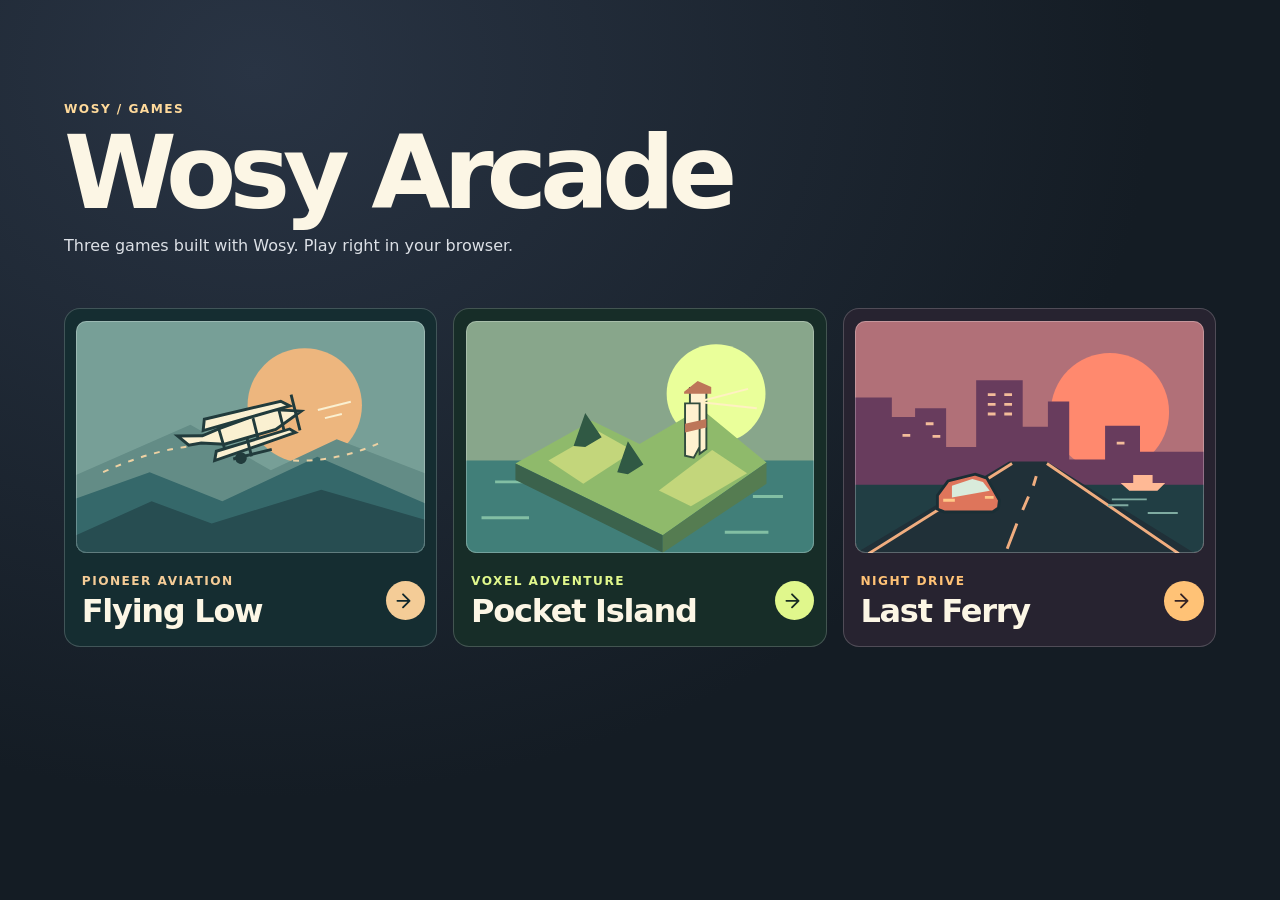
<file: index.html>
<!doctype html>
<html lang="en">
<head>
  <meta charset="utf-8">
  <meta name="viewport" content="width=device-width,initial-scale=1">
  <meta name="theme-color" content="#141c24">
  <title>Wosy Arcade</title>
  <link rel="stylesheet" href="./arcade/shell.css?v=4">
  <link rel="stylesheet" href="./arcade/catalog.css?v=1">
</head>
<body class="arcade-home">
<main class="arcade-catalog">
  <header class="catalog-heading">
    <span>Wosy / Games</span>
    <h1>Wosy Arcade</h1>
    <p>Three games built with Wosy. Play right in your browser.</p>
  </header>
  <ul class="catalog-games">
    <li class="arcade-air">
      <a class="catalog-game" href="./flight/" aria-labelledby="flight-title">
        <div class="arcade-cover" aria-hidden="true"><svg><use href="./arcade/covers.svg?v=1#air"></use></svg></div>
        <div class="catalog-label"><span>Pioneer aviation</span><h2 id="flight-title">Flying Low</h2></div>
        <svg class="catalog-play" viewBox="0 0 24 24" fill="none" aria-hidden="true"><use href="./arcade/icons.svg?v=2#next"></use></svg>
      </a>
    </li>
    <li class="arcade-island">
      <a class="catalog-game" href="./voxel/" aria-labelledby="voxel-title">
        <div class="arcade-cover" aria-hidden="true"><svg><use href="./arcade/covers.svg?v=1#island"></use></svg></div>
        <div class="catalog-label"><span>Voxel adventure</span><h2 id="voxel-title">Pocket Island</h2></div>
        <svg class="catalog-play" viewBox="0 0 24 24" fill="none" aria-hidden="true"><use href="./arcade/icons.svg?v=2#next"></use></svg>
      </a>
    </li>
    <li class="arcade-city">
      <a class="catalog-game" href="./ferry/" aria-labelledby="ferry-title">
        <div class="arcade-cover" aria-hidden="true"><svg><use href="./arcade/covers.svg?v=1#city"></use></svg></div>
        <div class="catalog-label"><span>Night drive</span><h2 id="ferry-title">Last Ferry</h2></div>
        <svg class="catalog-play" viewBox="0 0 24 24" fill="none" aria-hidden="true"><use href="./arcade/icons.svg?v=2#next"></use></svg>
      </a>
    </li>
  </ul>
</main>
</body>
</html>
</file>
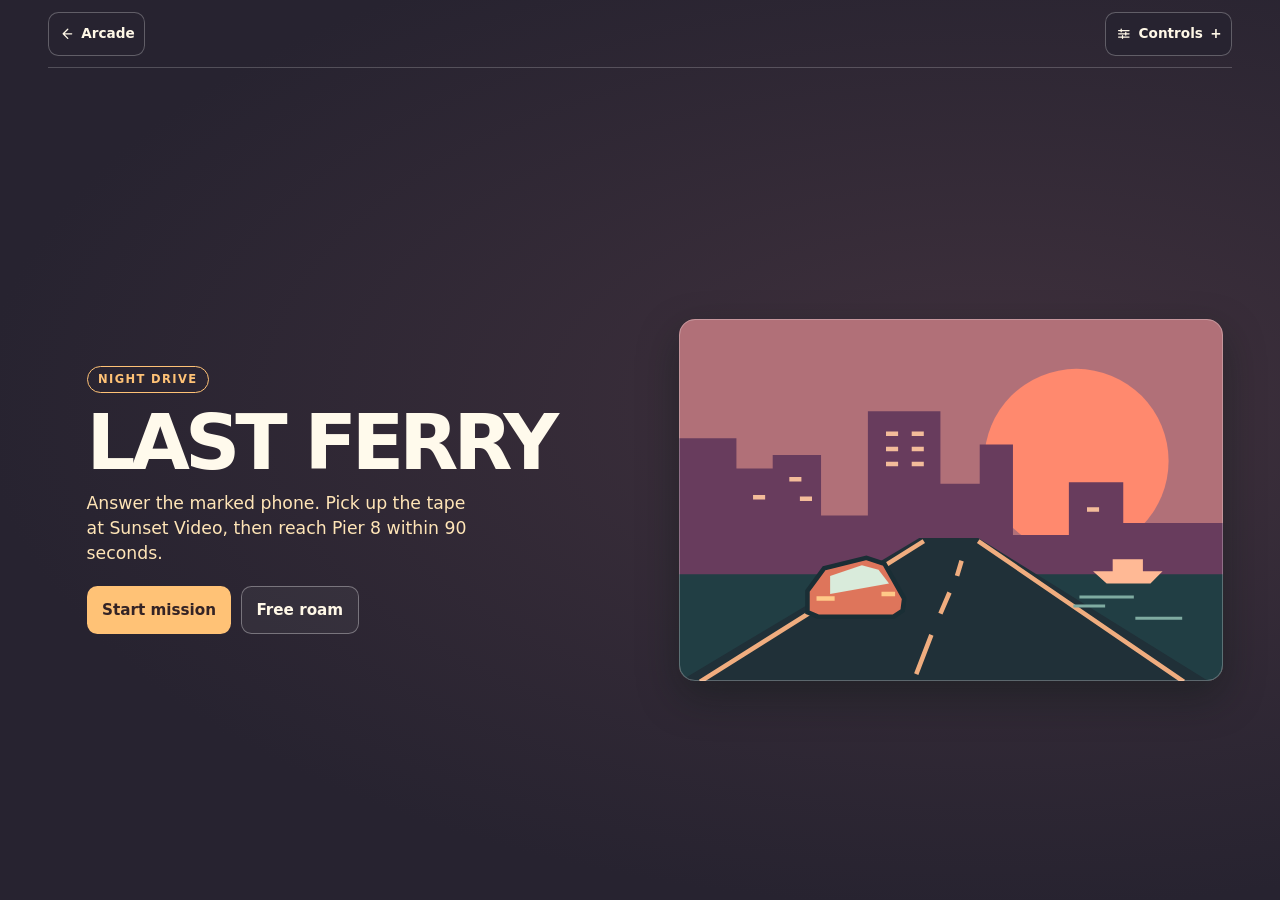
<file: ferry/index.html>
<!doctype html>
<html lang="en">
<head>
<meta charset="utf-8">
<meta name="viewport" content="width=device-width,initial-scale=1,viewport-fit=cover">
<meta name="theme-color" content="#102726">
<meta name="description" content="Last Ferry, a playable third-person seaside game made in Wosy.">
<title>Last Ferry | Wosy Arcade</title>
<link rel="stylesheet" href="./style.css?v=ferry-map-landscape-v2">
  <link rel="stylesheet" href="../arcade/shell.css?v=4">
</head>
<body class="arcade-city">
<main class="stage" aria-label="Last Ferry">
  <canvas id="view" aria-label="Third-person game view"></canvas>
  <svg class="symbols" xmlns="http://www.w3.org/2000/svg" aria-hidden="true">
    <symbol id="icon-route" viewBox="0 0 24 24"><path d="M12 3 5 19l7-4 7 4-7-16Z" fill="currentColor" stroke="none"/></symbol>
    <symbol id="icon-time" viewBox="0 0 24 24"><circle cx="12" cy="13" r="8"/><path d="M12 9v4l2 2M9 2h6"/></symbol>
    <symbol id="icon-pause" viewBox="0 0 24 24"><path d="M9 5v14M15 5v14" stroke-width="3"/></symbol>
    <symbol id="icon-enter" viewBox="0 0 24 24"><path d="M12 4h7v16h-7M4 12h11m-4-4 4 4-4 4"/></symbol>
    <symbol id="icon-exit" viewBox="0 0 24 24"><path d="M12 4H5v16h7m-2-8h10m-4-4 4 4-4 4"/></symbol>
    <symbol id="icon-tape" viewBox="0 0 24 24"><rect x="3" y="5" width="18" height="14" rx="2"/><circle cx="8" cy="10" r="2"/><circle cx="16" cy="10" r="2"/><path d="M7 19l2-4h6l2 4"/></symbol>
    <symbol id="icon-board" viewBox="0 0 24 24"><path d="M4 14h16l-3 4H7l-3-4Zm4 0V8h8v6m-6-6V5h4m-9 16q2-2 4 0 3 2 6 0 2-2 4 0"/></symbol>
    <symbol id="icon-avenue" viewBox="0 0 24 24"><path d="M20 18h-9a5 5 0 0 1 0-10h6l-3-3m3 3-3 3"/></symbol>
    <symbol id="icon-waterfront" viewBox="0 0 24 24"><path d="M7 11c-3 0-4-3-3-5s3-2 4 0l1 3q1 2-2 2Zm0 3 3-1 1 3-3 1Zm8 3c-3 0-4-3-3-5s3-2 4 0l1 3q1 2-2 2Zm0 3 3-1 1 3-3 1Z"/></symbol>
    <symbol id="icon-phone" viewBox="0 0 24 24"><path d="M7 3 4 5c-1 5 7 13 12 15l4-3-3-4-3 2c-2-1-4-3-5-5l2-2-4-5Z"/></symbol>
    <symbol id="icon-power" viewBox="0 0 24 24"><path d="M6 15l6-6 6 6M6 10l6-6 6 6"/></symbol>
    <symbol id="icon-map" viewBox="0 0 24 24"><path d="m3 6 6-3 6 3 6-3v15l-6 3-6-3-6 3Zm6-3v15m6-12v15"/></symbol>
    <symbol id="icon-reverse" viewBox="0 0 24 24"><path d="m6 8 6 6 6-6M6 13l6 6 6-6"/></symbol>
    <symbol id="icon-brake" viewBox="0 0 24 24"><rect x="7" y="5" width="10" height="14" rx="2"/><path d="M10 9h4m-4 3h4m-4 3h4"/></symbol>
    <symbol id="icon-sprint" viewBox="0 0 24 24"><path d="M13 3a1 1 0 1 0 0 .1m-3 6 3-3 3 5h4M7 13l4 1 2-4m0 4 3 5m-6-3-5 4"/></symbol>
  </svg>
  <div id="play-hud" class="play-hud" hidden>
  <header class="deck" aria-label="Game information">
    <div id="trip" class="trip"><svg class="icon" aria-hidden="true"><use href="#icon-route" id="bearing"/></svg><strong id="objective">Answer the phone</strong><span id="status"></span></div>
    <div id="departure" class="departure" hidden><svg class="icon" aria-hidden="true"><use href="#icon-time"/></svg><strong id="clock" aria-label="Time remaining">--:--</strong></div>
    <div class="deck-actions">
      <button type="button" class="quiet" data-game-mute aria-label="Mute Last Ferry" aria-pressed="false">Sound on</button>
      <button id="pause" type="button" class="quiet" aria-label="Pause game" disabled><svg class="icon" aria-hidden="true"><use href="#icon-pause"/></svg></button>
    </div>
    <details id="city-map" class="city-map" hidden>
      <summary><svg class="icon" aria-hidden="true"><use href="#icon-map"/></svg> Map</summary>
      <div class="route-sheet">
        <canvas id="city-chart" width="280" height="182" aria-hidden="true"></canvas>
        <p><span id="route-you" class="route-you">You</span><span id="route-stop" class="route-stop" hidden>Next stop</span><span id="route-guide" class="route-guide" hidden>Guide</span></p>
        <p id="route-unavailable" hidden>Route unavailable here.</p>
      </div>
    </details>
    <p id="hint" class="hint" hidden></p>
  </header>
  </div>
  <div id="touch" class="touch" hidden>
    <div id="wheel" class="wheel" aria-label="Drag to steer or move"><div class="ring"><span id="thumb"></span></div></div>
    <div class="pedals">
      <button id="reverse" type="button"><svg class="icon" aria-hidden="true"><use href="#icon-reverse"/></svg>Reverse</button>
      <button id="power" type="button" aria-label="Accelerate"><svg class="icon" aria-hidden="true"><use href="#icon-power"/></svg>Gas</button>
      <button id="brake" type="button" aria-label="Brake"><svg class="icon" aria-hidden="true"><use id="brake-icon" href="#icon-brake"/></svg><span id="brake-caption">Brake</span></button>
      <button id="action" type="button" aria-label="Interact" hidden><svg class="icon" aria-hidden="true"><use id="action-icon" href="#icon-enter"/></svg><span id="action-caption">Interact</span></button>
    </div>
  </div>
  <section id="panel" class="lobby arcade-stage" data-intro="true" aria-labelledby="title">
    <nav class="arcade-menu-tools arcade-rail" aria-label="Arcade menu">
      <a class="arcade-back" href="../" aria-label="Back to Wosy Arcade"><svg class="arcade-tool-icon" aria-hidden="true" focusable="false"><use href="../arcade/icons.svg?v=2#back"></use></svg> Arcade</a>
      <details class="arcade-settings">
        <summary><svg class="arcade-tool-icon" aria-hidden="true" focusable="false"><use href="../arcade/icons.svg?v=2#settings"></use></svg> Controls</summary>
        <div class="arcade-settings-body">
          <button type="button" data-game-mute aria-label="Mute Last Ferry" aria-pressed="false">Sound on</button>
          <strong>Driving controls</strong><div class="keys"><p id="guide">WASD or arrows to move, Space to brake or sprint, E to interact, I/J/K/L to look, C to recenter, Esc to pause.</p><p>On touch: steer with the stick, and hold Gas, Reverse or Brake. On foot, use the stick and Sprint. Drag the scene to look around (touch or mouse). Double-tap the scene to recenter on touch.</p></div>
        </div>
      </details>
    </nav>
    <div class="panel-inner arcade-copy">
      <p class="arcade-genre">Night drive</p>
      <h1 id="title">Last Ferry</h1>
      <p id="summary" class="arcade-deck">Pick up the tape and make the last sailing.</p>
      <div class="launch"><button id="start" type="button" disabled>Loading…</button><button id="roam" type="button" disabled>Free roam</button></div>
    </div>
    <div class="arcade-cover" aria-hidden="true"><svg><use href="../arcade/covers.svg?v=1#city"></use></svg></div>
  </section>
  <span id="announce" class="sr-only" aria-live="polite"></span>
</main>
<script type="module" src="./host.mjs?v=ferry-map-legibility-v1-dist-v1"></script>
</body>
</html>
</file>
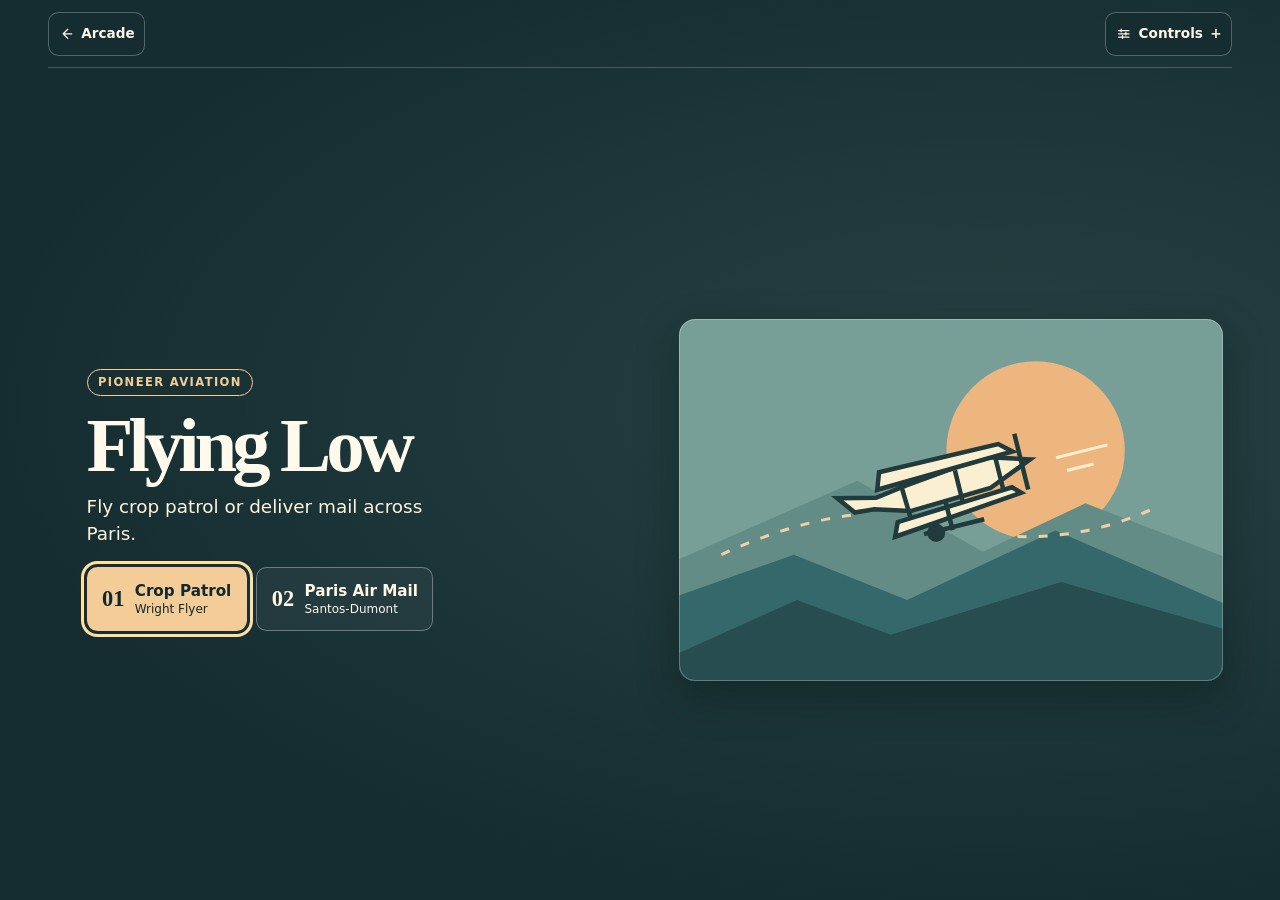
<file: flight/index.html>
<!doctype html>
<html lang="en">
<head>
  <meta charset="utf-8">
  <meta name="viewport" content="width=device-width, initial-scale=1, viewport-fit=cover">
  <meta name="theme-color" content="#162b31">
  <title>Flying Low · Wosy Arcade</title>
  <meta name="description" content="Fly two pioneering aircraft on crop patrol and an aerial mail delivery. An original Wosy browser game.">
  <link rel="stylesheet" href="./style.css?v=paris-quay-quarter-flight-v11-hud1">
  <script type="module" src="./host.mjs?v=flight-parcel-wreck-v5-dist-v1"></script>
  <link rel="stylesheet" href="../arcade/shell.css?v=4">
</head>
<body class="arcade-air">
  <main id="game" class="game" tabindex="-1">
    <canvas id="view" class="view" aria-label="Flight course view"></canvas>
    <div class="shade" aria-hidden="true"></div>
    <header class="masthead">
      <a class="brand" href="../" aria-label="Wosy demos">WOSY <span>ARCADE</span></a>
      <p id="engine" class="engine" role="status">Loading flight engine</p>
    </header>

    <section id="menu" class="menu arcade-stage" aria-labelledby="game-title">
      <nav class="arcade-menu-tools arcade-rail" aria-label="Arcade menu">
          <a class="arcade-back" href="../" aria-label="Back to Wosy Arcade"><svg class="arcade-tool-icon" aria-hidden="true" focusable="false"><use href="../arcade/icons.svg?v=2#back"></use></svg> Arcade</a>
        <details class="arcade-settings">
          <summary><svg class="arcade-tool-icon" aria-hidden="true" focusable="false"><use href="../arcade/icons.svg?v=2#settings"></use></svg> Controls</summary>
          <div class="arcade-settings-body">
          <button type="button" data-game-mute aria-label="Mute sound" aria-pressed="false">Sound</button>
            <strong>Flight controls</strong><p>WASD / arrows: steer · Q / E: power · Space: act · R: restart</p><p>Touch: steer with the stick. Hold Throttle or Brake to adjust power.</p>
            <p id="menu-help" class="menu-help">Land to collect your cargo. Fly through amber rings for bonus points.</p>
          </div>
        </details>
      </nav>
    <div class="arcade-copy">
        <p class="arcade-genre">Pioneer aviation</p>
      <h1 id="game-title">Flying Low</h1>
        <p class="arcade-deck">Fly crop patrol or deliver mail across Paris.</p>
        <div class="courses" aria-label="Choose a mission">
          <button class="course farm" type="button" data-course="0" disabled>
            <span class="race-number">01</span>
            <span class="race-copy"><span class="race-title">Crop Patrol</span><span class="race-location">Wright Flyer</span></span>
          </button>
          <button class="course paris" type="button" data-course="1" disabled>
            <span class="race-number">02</span>
            <span class="race-copy"><span class="race-title">Paris Air Mail</span><span class="race-location">Santos-Dumont</span></span>
          </button>
        </div>
        <p id="launch-engine" class="arcade-launch-status" role="status">Loading flight engine</p>
        <p id="problem" class="problem" role="alert" hidden></p>
      </div>
      <div class="arcade-cover" aria-hidden="true"><svg><use href="../arcade/covers.svg?v=1#air"></use></svg></div>
    </section>

    <section id="hud" class="hud" aria-label="Flight instruments" hidden>
      <div class="flight-next">
        <strong id="mission-phase">Take off</strong>
        <p id="callout" class="callout" aria-hidden="true" hidden></p>
      </div>
      <dl class="flight-readings">
        <div><dt>Speed</dt><dd id="speed">0</dd></div>
        <div><dt>Altitude</dt><dd id="altitude">0</dd></div>
      </dl>
      <div class="hud-actions">
        <button id="view-toggle" type="button" aria-label="Switch camera view" aria-pressed="false" title="Switch camera view (V)"><svg viewBox="0 0 24 24" aria-hidden="true"><rect x="3" y="6" width="18" height="13" rx="2"/><circle cx="12" cy="12.5" r="3"/><path d="M8 6l1-2h6l1 2"/></svg></button>
        <button id="pause" type="button" aria-label="Pause flight" title="Pause flight (Esc)"><svg viewBox="0 0 24 24" aria-hidden="true"><path d="M9 5v14m6-14v14"/></svg></button>
      </div>
    </section>

    <p id="flight-cue" class="sr-only" role="status"></p>

    <section id="summary" class="summary" role="dialog" aria-labelledby="summary-title" aria-modal="true" hidden>
      <p id="summary-kicker" class="edition">FLIGHT REPORT</p>
      <h2 id="summary-title">Run complete</h2>
      <p id="summary-detail">Fly again to beat your best time.</p>
      <div class="summary-actions">
        <button id="again" type="button" class="primary">Fly again</button>
        <button id="restart" type="button" class="secondary" hidden>Restart</button>
        <button id="choose" type="button" class="secondary">Choose a mission</button>
      </div>
      <details id="flight-stats" class="flight-stats">
        <summary>Flight details</summary>
        <p id="track">Crop Patrol</p>
        <dl>
          <div><dt>Time</dt><dd id="time">0:00.00</dd></div>
          <div><dt>Bonus gates</dt><dd id="gates">0/3</dd></div>
          <div><dt>Best</dt><dd id="best">—</dd></div>
        </dl>
      </details>
      <nav class="arcade-menu-tools" aria-label="Arcade menu">
        <details id="flight-dialog-settings" class="arcade-settings">
          <summary><svg class="arcade-tool-icon" aria-hidden="true" focusable="false"><use href="../arcade/icons.svg?v=2#settings"></use></svg> Controls</summary>
          <div class="arcade-settings-body">
          <button type="button" data-game-mute aria-label="Mute sound" aria-pressed="false">Sound</button>
            <details>
              <summary>Flight controls</summary>
              <p>WASD or arrows to steer. Q and E control power. Space triggers a mission action. Press R to restart.</p>
              <p>On touchscreens, drag the stick to steer and hold Throttle or Brake to adjust power.</p>
            </details>
          </div>
        </details>
        <a class="arcade-back" href="../"><svg class="arcade-tool-icon" aria-hidden="true" focusable="false"><use href="../arcade/icons.svg?v=2#back"></use></svg> Back to Wosy Arcade</a>
      </nav>
    </section>

    <div id="touch" class="touch" aria-label="Touch flight controls" hidden>
      <div id="flight-stick" class="stick-zone" role="group" aria-label="Flight stick. Drag sideways to bank. Pull down to climb.">
        <span class="stick-base" aria-hidden="true"><span class="stick-knob"></span></span>
      </div>
      <div class="throttle" aria-label="Throttle controls">
        <button type="button" data-action="drop" aria-label="Mission action" hidden>ACTION</button>
        <button type="button" data-action="power" aria-label="Increase power">THROTTLE</button>
        <button type="button" data-action="brake" aria-label="Reduce power">BRAKE</button>
      </div>
    </div>

    <noscript><p class="problem">Flying Low needs JavaScript to connect your controls to the flight engine.</p></noscript>
  </main>
</body>
</html>
</file>
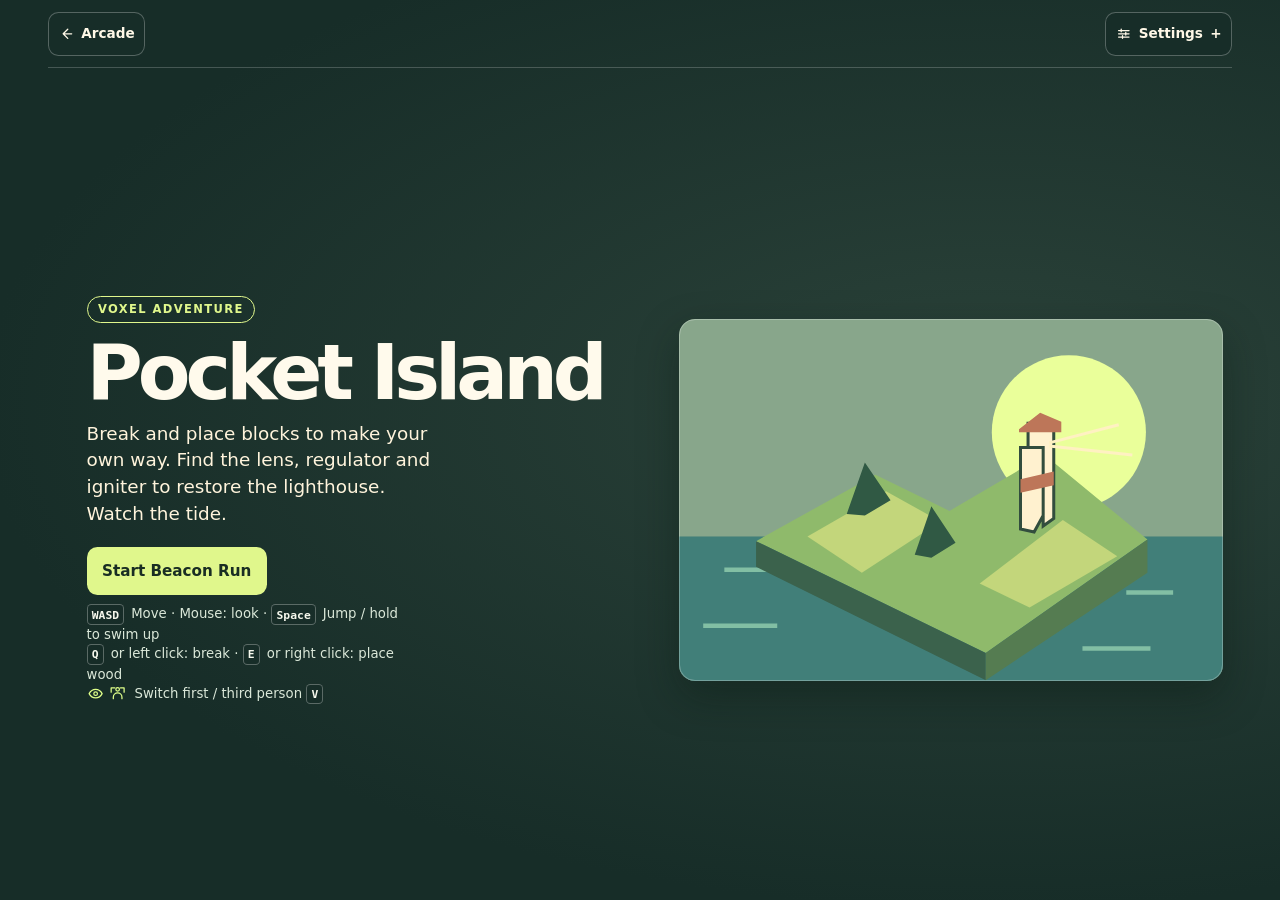
<file: voxel/index.html>
<!doctype html>
<html lang="en">
<head>
<meta charset="utf-8">
<meta name="viewport" content="width=device-width, initial-scale=1, viewport-fit=cover">
<meta name="theme-color" content="#152a24">
<meta name="description" content="Explore a seeded voxel archipelago, build your own crossings, and find three parts to restore the lighthouse in Pocket Island.">
<title>Pocket Island • Wosy</title>
<link rel="stylesheet" href="./style.css?v=beacon-bearing-v1-arcade-ui4-single1">
<script type="module" src="./main.js?v=pocket-chase-orbit-v6-dist-v1"></script>
  <link rel="stylesheet" href="../arcade/shell.css?v=4">
</head>
<body class="arcade-island">
<svg class="glyph-source" width="0" height="0" aria-hidden="true" focusable="false"><defs>
<symbol id="glyph-view" viewBox="0 0 24 24"><path d="M3 12s3-6 9-6 9 6 9 6-3 6-9 6-9-6-9-6Z"/><circle cx="12" cy="12" r="2.5"/></symbol>
<symbol id="glyph-person" viewBox="0 0 24 24"><circle cx="12" cy="6" r="2.5"/><path d="M6 19v-2a6 6 0 0 1 12 0v2m-15-9v-6h5m8 0h5v6"/></symbol>
<symbol id="glyph-jump" viewBox="0 0 24 24"><path d="M6 10l6-6 6 6m-6-6v12M5 20h14"/></symbol>
<symbol id="glyph-up" viewBox="0 0 24 24"><path d="m6 11 6-6 6 6m-6-6v15"/></symbol>
<symbol id="glyph-down" viewBox="0 0 24 24"><path d="m6 13 6 6 6-6m-6 6V4"/></symbol>
<symbol id="glyph-wing" viewBox="0 0 24 24"><path d="M12 21V8m0 7c-5 0-8-4-9-10 3 4 6 5 9 5 3 0 6-1 9-5-1 6-4 10-9 10Z"/></symbol>
<symbol id="glyph-break" viewBox="0 0 24 24"><path d="M13 5c-3-2-7-2-10 0l3 3c2-1 4-1 6 0m1-3 5 5-3 3-5-5m5 5-8 8-2-2 8-8m6 1 2 2"/></symbol>
<symbol id="glyph-place" viewBox="0 0 24 24"><path d="m12 3 8 4.5v9L12 21l-8-4.5v-9L12 3Z M4 7.5 12 12l8-4.5m-8 4.5v9"/></symbol>
<symbol id="glyph-build" viewBox="0 0 24 24"><path d="m9 8 5 3-5 3-5-3 5-3Zm5 3v6l-5 3-5-3v-6m5 3v6m8-15v7m-3.5-3.5h7"/></symbol>
<symbol id="glyph-collect" viewBox="0 0 24 24"><path d="m8 6 4-2 4 2v5l-4 2-4-2V6Zm0 0 4 2 4-2m-4 2v5M4 15l4 4h8l4-4"/></symbol>
<symbol id="glyph-tide" viewBox="0 0 24 24"><path d="M3 8c3 0 3-3 6-3s3 3 6 3 3-3 6-3M3 14c3 0 3-3 6-3s3 3 6 3 3-3 6-3M3 20c3 0 3-3 6-3s3 3 6 3 3-3 6-3"/></symbol>
<symbol id="glyph-goal" viewBox="0 0 24 24"><path d="M5 21V4m0 1c4-6 9 4 14-1v10c-6 5-10-4-14 1"/></symbol>
<symbol id="glyph-help" viewBox="0 0 24 24"><circle cx="12" cy="12" r="9"/><path d="M9.5 8.5a2.5 2.5 0 1 1 3.5 2.3c-1 .5-1 1.2-1 2.2m0 3h.01"/></symbol>
</defs></svg>
<main class="shell" id="game">
  <canvas id="scene" tabindex="-1" aria-label="Three-dimensional view of the island"></canvas>
  <div class="horizon" aria-hidden="true"></div>
  <header class="top">
    <div class="brand">
      <svg class="mark" viewBox="0 0 36 36" fill="none" aria-hidden="true"><path d="m18 4 12 7v14l-12 7-12-7V11L18 4Z" stroke="currentColor" stroke-width="1.5"/><path d="m6 11 12 7 12-7M18 18v14" stroke="currentColor" stroke-width="1.5"/><path d="m12 14.5 12-7" stroke="currentColor" stroke-width="1.5"/></svg>
      <div><span class="brand-name">WOSY</span><span class="brand-line">DEMO LAB</span></div>
    </div>
    <section class="mission-hud" id="mission-hud" aria-label="Beacon Run" hidden>
      <p id="mission-result" aria-live="polite" hidden></p>
      <div class="mission-readouts" id="mission-readouts">
        <div class="objective"><svg viewBox="0 0 24 24" aria-hidden="true"><use href="#glyph-goal"/></svg><strong id="relay-goal" aria-live="polite">Find the lighthouse parts</strong><span id="objective-bearing" class="objective-bearing" aria-hidden="true" hidden><svg viewBox="0 0 24 24"><path d="M12 3 21 20 12 16 3 20Z" fill="currentColor"/></svg></span></div>
        <p class="guide-hint" id="guide-hint" aria-live="polite" hidden><svg viewBox="0 0 24 24" aria-hidden="true"><use id="guide-hint-icon" href="#glyph-break"/></svg><span id="guide-hint-text"></span></p>
        <div class="supplies">
          <span class="metric"><svg viewBox="0 0 24 24" aria-hidden="true"><use href="#glyph-place"/></svg><span class="sr-only">Wood: </span><span id="bridge-stock">12</span></span>
          <span class="metric tide"><svg viewBox="0 0 24 24" aria-hidden="true"><use href="#glyph-tide"/></svg><span id="tide-level">Low tide</span></span>
        </div>
      </div>
      <button class="secondary" id="mission-retry" type="button" hidden>Try again</button>
    </section>
    <div class="top-actions">
      <button class="icon" id="pause" type="button" title="Return to menu" aria-label="Return to menu"><svg viewBox="0 0 24 24" fill="none" aria-hidden="true"><path d="M8.5 5v14m7-14v14" stroke="currentColor" stroke-width="2" stroke-linecap="round"/></svg></button>
      <button class="icon view-switch" id="camera-view" type="button" title="Change view (V)" aria-label="Third-person view" aria-pressed="false"><svg class="view-first" viewBox="0 0 24 24" aria-hidden="true"><use href="#glyph-view"/></svg><svg class="view-third" viewBox="0 0 24 24" aria-hidden="true"><use href="#glyph-person"/></svg></button>
      <button class="icon" id="fullscreen" type="button" title="Full screen" aria-label="Full screen"><svg viewBox="0 0 24 24" fill="none" aria-hidden="true"><path d="M9 4H4v5m11-5h5v5M4 15v5h5m11-5v5h-5" stroke="currentColor" stroke-width="1.5" stroke-linecap="round"/></svg></button>
    </div>
  </header>
  <section class="intro arcade-stage" id="intro" aria-labelledby="title">
    <nav class="arcade-menu-tools arcade-rail" aria-label="Arcade menu">
      <a class="arcade-back" href="../" aria-label="Back to Wosy Arcade"><svg class="arcade-tool-icon" aria-hidden="true" focusable="false"><use href="../arcade/icons.svg?v=2#back"></use></svg> Arcade</a>
      <details class="arcade-settings">
        <summary><svg class="arcade-tool-icon" aria-hidden="true" focusable="false"><use href="../arcade/icons.svg?v=2#settings"></use></svg> Settings</summary>
        <div class="arcade-settings-body">
          <button type="button" class="arcade-settings-action" data-game-mute aria-pressed="false">Mute sound</button>
          <button type="button" id="menu-fullscreen" class="arcade-settings-action" hidden>Full screen</button>
          <p id="menu-fullscreen-status" class="arcade-settings-status" role="status"></p>
        </div>
      </details>
    </nav>
    <div class="arcade-copy">
      <p class="arcade-genre">Voxel adventure</p>
      <h1 id="title">Pocket Island</h1>
      <p class="arcade-deck">Break and place blocks to make your own way. Find the lens, regulator and igniter to restore the lighthouse. Watch the tide.</p>
      <div class="entry-actions">
        <button class="primary" id="mission-start" type="button" disabled>Start Beacon Run</button>
      </div>
      <section class="entry-guide" aria-label="Controls">
        <p class="entry-keys"><kbd>WASD</kbd> Move · Mouse: look · <kbd>Space</kbd> Jump / hold to swim up<br><kbd>Q</kbd> or left click: break · <kbd>E</kbd> or right click: place wood</p>
        <p class="entry-touch">Left stick: move. Drag on the right to look. Tap Jump or hold to swim up. Break wood, walk over it to pick it up, and use Place to build.</p>
        <p class="camera-legend"><svg viewBox="0 0 24 24" aria-hidden="true"><use href="#glyph-view"/></svg><svg viewBox="0 0 24 24" aria-hidden="true"><use href="#glyph-person"/></svg><span>Switch first / third person <kbd>V</kbd></span></p>
      </section>
      <p id="engine-status" class="arcade-launch-status" role="status">Loading engine</p>
      <p class="error" id="error" role="alert" hidden></p>
    </div>
    <div class="arcade-cover" aria-hidden="true"><svg><use href="../arcade/covers.svg?v=1#island"></use></svg></div>
  </section>
  <span id="guide-marker" class="guide-marker" aria-hidden="true" hidden><svg viewBox="0 0 24 24"><use id="guide-marker-icon" href="#glyph-break"/></svg></span>
  <span class="reticle" aria-hidden="true"></span>
  <section class="build-hud" aria-label="Materials and movement">
    <p class="sr-only" id="player-state" role="status"></p>
    <div class="hotbar" role="group" aria-label="Building materials">
      <button class="grass" type="button" data-material="1" aria-label="1. Grass" aria-pressed="false" title="Grass · 1"><i></i><span>1</span></button>
      <button class="soil" type="button" data-material="2" aria-label="2. Dirt" aria-pressed="false" title="Dirt · 2"><i></i><span>2</span></button>
      <button class="stone" type="button" data-material="3" aria-label="3. Stone" aria-pressed="false" title="Stone · 3"><i></i><span>3</span></button>
      <button class="sand" type="button" data-material="4" aria-label="4. Sand" aria-pressed="false" title="Sand · 4"><i></i><span>4</span></button>
      <button class="wood" type="button" data-material="5" aria-label="5. Wood" aria-pressed="false" title="Wood · 5"><i></i><span>5</span></button>
      <button class="leaves" type="button" data-material="6" aria-label="6. Leaves" aria-pressed="false" title="Leaves · 6"><i></i><span>6</span></button>
    </div>
  </section>
  <p class="notice" id="notice" aria-live="polite"></p>
  <section class="touch" aria-label="Touch controls">
    <div id="move-stick" class="move-stick" role="group" aria-label="Movement stick. Drag in a direction to move.">
      <span class="stick-base" aria-hidden="true"><span class="stick-knob"></span></span>
    </div>
    <div class="touch-actions">
      <button id="jump-touch" data-move="Space" type="button" title="Jump" aria-label="Jump"><svg class="on-foot" viewBox="0 0 24 24" aria-hidden="true"><use href="#glyph-jump"/></svg><svg class="in-flight" viewBox="0 0 24 24" aria-hidden="true"><use href="#glyph-up"/></svg></button>
      <button id="descend-touch" data-move="KeyC" type="button" title="Descend" aria-label="Descend" hidden><svg viewBox="0 0 24 24" aria-hidden="true"><use href="#glyph-down"/></svg></button>
      <button id="flight-touch" type="button" aria-label="Fly" title="Fly" aria-pressed="false"><svg viewBox="0 0 24 24" aria-hidden="true"><use href="#glyph-wing"/></svg></button>
      <button id="view-touch" type="button" aria-label="Third-person view" aria-pressed="false"><svg class="view-first" viewBox="0 0 24 24" aria-hidden="true"><use href="#glyph-view"/></svg><svg class="view-third" viewBox="0 0 24 24" aria-hidden="true"><use href="#glyph-person"/></svg></button>
      <div class="touch-edit" role="group" aria-label="Edit blocks"><button id="remove" data-move="KeyQ" type="button" aria-label="Break block" title="Break block"><svg viewBox="0 0 24 24" aria-hidden="true"><use href="#glyph-break"/></svg><span>Break</span></button><button id="place" data-move="KeyE" type="button" aria-label="Place selected block" title="Place selected block"><svg viewBox="0 0 24 24" aria-hidden="true"><use href="#glyph-build"/></svg><span>Place</span></button></div>
    </div>
  </section>
</main>
</body>
</html>
</file>
<file: arcade/shell.css>
.arcade-menu-tools {
  display: grid;
  gap: .45rem;
  width: min(100%, 24rem);
  margin-top: .65rem;
  color: inherit;
  pointer-events: auto;
}

.arcade-menu-tools .arcade-back,
.arcade-menu-tools .arcade-settings > summary {
  display: inline-flex;
  align-items: center;
  gap: .55em;
  box-sizing: border-box;
  width: fit-content;
  max-width: 100%;
  min-height: 44px;
  padding: .35em .68em;
  border: 1px solid currentColor;
  border-radius: .45rem;
  background: var(--arcade-tool-bg, #122526);
  color: var(--arcade-tool-fg, #f8f4e9);
  font: 700 .85rem/1.3 system-ui, sans-serif;
  letter-spacing: normal;
  text-decoration: none;
  cursor: pointer;
  touch-action: manipulation;
}

.arcade-menu-tools :focus-visible {
  outline: 2px solid var(--arcade-tool-focus, #f6cf7a);
  outline-offset: 2px;
}

.arcade-menu-tools .arcade-settings > summary { list-style-type: none; }
.arcade-menu-tools .arcade-settings > summary::-webkit-details-marker { display: none; }
.arcade-menu-tools .arcade-settings > summary::after { content: '+'; }
.arcade-menu-tools .arcade-settings[open] > summary::after { content: '−'; }
.arcade-menu-tools .arcade-settings-body {
  margin: .4rem 0 0;
  padding: .6rem .75rem;
  background: var(--arcade-tool-bg, #122526);
  color: var(--arcade-tool-fg, #f8f4e9);
  border-radius: .45rem;
  font: .85rem/1.45 system-ui, sans-serif;
  overflow-wrap: anywhere;
}

.arcade-menu-tools .arcade-tool-icon {
  width: 1.15em;
  height: 1.15em;
  flex: none;
  fill: none;
  stroke: currentColor;
  stroke-width: 2;
  stroke-linecap: round;
  stroke-linejoin: round;
}

.arcade-air { --arcade-accent:#f4cc97; --arcade-image:#779f97; --arcade-ink:#11282d; --arcade-base:#152d31; }
.arcade-island { --arcade-accent:#e0f78c; --arcade-image:#88a68b; --arcade-ink:#192d23; --arcade-base:#172d28; }
.arcade-city  { --arcade-accent:#ffc276; --arcade-image:#b17078; --arcade-ink:#342325; --arcade-base:#272330; }

.arcade-stage.arcade-stage {
  --arcade-gutter: clamp(.9rem, 4vw, 3rem);
  box-sizing: border-box;
  position: absolute;
  inset: 0;
  z-index: 4;
  width: auto;
  max-height: none;
  margin: 0;
  padding: max(.75rem, env(safe-area-inset-top)) max(var(--arcade-gutter), env(safe-area-inset-right)) max(1rem, env(safe-area-inset-bottom)) max(var(--arcade-gutter), env(safe-area-inset-left));
  transform: none;
  display: grid;
  grid-template-columns: minmax(0, 1fr) minmax(0, .95fr);
  grid-template-areas: "nav nav" "copy cover";
  grid-template-rows: auto 1fr;
  gap: clamp(1rem, 4vw, 3rem);
  align-items: center;
  justify-items: stretch;
  overflow: auto;
  overscroll-behavior: contain;
  pointer-events: auto;
  color: #fffaec;
  background: radial-gradient(ellipse at 77% 45%, color-mix(in srgb, var(--arcade-base), var(--arcade-image) 18%), var(--arcade-base) 72%);
}

.arcade-stage .arcade-rail {
  grid-area: nav;
  display: flex;
  align-items: center;
  justify-content: space-between;
  width: auto;
  margin: 0;
  padding-bottom: .7rem;
  border-bottom: 1px solid #fff3;
  position: relative;
  z-index: 1;
}

.arcade-stage .arcade-rail .arcade-back,
.arcade-stage .arcade-rail summary {
  border-color: #fff4;
  border-radius: .65rem;
  color: #fff8e7;
  background: var(--arcade-base);
}
.arcade-stage .arcade-rail .arcade-back:hover,
.arcade-stage .arcade-rail summary:hover { border-color: var(--arcade-accent); }

.arcade-stage .arcade-settings-body {
  box-sizing: border-box;
  position: absolute;
  top: calc(100% + .4rem);
  right: 0;
  width: min(100%, 23rem);
  max-height: min(65dvh, 30rem);
  overflow: auto;
  padding: 1rem;
  border: 1px solid #fff4;
  border-radius: .8rem;
  background: var(--arcade-base);
  color: #fff8e7;
  box-shadow: 0 1rem 3rem #081410aa;
}
.arcade-stage .arcade-settings-body :is(p, .keys) { max-width: none; margin: .45rem 0; color: inherit; font: inherit; }
.arcade-stage .arcade-settings-body details > summary { min-height: 44px; align-content: center; }
.arcade-stage .arcade-settings-body .seed { flex-wrap: wrap; }

.arcade-stage .arcade-copy {
  grid-area: copy;
  width: min(100%, 34rem);
  min-width: 0;
  margin: 0 0 0 auto;
  padding: 0;
  border: 0;
  background: none;
  box-shadow: none;
}
.arcade-stage .arcade-copy .arcade-genre {
  width: fit-content;
  margin: 0 0 .8rem;
  padding: .35rem .65rem;
  border: 1px solid currentColor;
  border-radius: 2rem;
  color: var(--arcade-accent);
  font: 750 .72rem/1.2 system-ui, sans-serif;
  letter-spacing: .12em;
  text-transform: uppercase;
}
.arcade-stage .arcade-copy h1 {
  min-width: 0;
  margin: 0;
  color: inherit;
  font: 850 clamp(2.25rem, 6vw, 5.8rem)/.96 system-ui, sans-serif;
  letter-spacing: -.065em;
  text-shadow: none;
}
.arcade-air .arcade-stage .arcade-copy h1 { font-family: Georgia, serif; font-weight: 700; }
.arcade-city .arcade-stage .arcade-copy h1 { text-transform: uppercase; }
.arcade-stage .arcade-copy .arcade-deck {
  margin: .7rem 0 1.25rem;
  color: #fff4dc;
  font: 500 clamp(.94rem, 2vw, 1.15rem)/1.45 system-ui, sans-serif;
  max-width: 30ch;
}
.arcade-stage .arcade-copy :is(.entry-actions, .launch, .courses) { display: flex; flex-wrap: wrap; gap: .6rem; margin: 0; }
.arcade-stage .arcade-copy :is(.primary, .secondary, .course, #start, #roam) {
  width: auto;
  min-height: 48px;
  padding: .58rem .9rem;
  border: 1px solid #fff5;
  border-radius: .65rem;
  background: #ffffff0c;
  color: #fff8e7;
  box-shadow: none;
  font: 750 .95rem/1.2 system-ui, sans-serif;
}
.arcade-stage .arcade-copy :is(.primary, #start, .course:first-child) {
  background: var(--arcade-accent);
  color: var(--arcade-ink);
  border-color: transparent;
}
.arcade-stage .arcade-copy .course { display: flex; align-items: center; text-align: left; gap: .65rem; }
.arcade-stage .arcade-copy .course .race-number { padding: 0; color: inherit; background: transparent; border: 0; }
.arcade-stage .arcade-copy .course :is(.race-title, .race-location) { color: inherit; font: inherit; }
.arcade-stage .arcade-copy .course .race-location { margin-top: .12rem; font-size: .75rem; font-weight: 500; letter-spacing: normal; }
.arcade-stage .arcade-copy button:disabled { opacity: .72; }
.arcade-stage .arcade-copy button:not(:disabled):hover { outline: 1px solid var(--arcade-accent); outline-offset: 2px; }

.arcade-cover {
  box-sizing: border-box;
  width: min(100%, 34rem);
  overflow: hidden;
  background: var(--arcade-image);
  outline: 1px solid #fff4;
  outline-offset: -1px;
  border-radius: 1rem;
}
.arcade-cover svg { display: block; width: 100%; aspect-ratio: 3/2; }
.arcade-stage .arcade-cover { grid-area: cover; box-shadow: 0 1rem 2.5rem #09171160; }
.arcade-island .playing .arcade-stage { pointer-events:none; }
.arcade-city .lobby.arcade-stage:not([data-intro=true]) {
  grid-template-areas: "nav" "copy";
  grid-template-columns: minmax(0, 1fr);
  background: #231a26d9;
}
.arcade-city .lobby:not([data-intro=true]) .arcade-cover { display: none; }
.arcade-city .lobby:not([data-intro=true]) .arcade-copy { margin-inline: auto; }
.arcade-city .stage:has(.lobby[data-intro=true]:not([hidden])) > .deck { visibility: hidden; }

@media (max-width: 640px) {
  .arcade-stage.arcade-stage {
    grid-template-columns: minmax(0, 1fr);
    grid-template-areas: "nav" "cover" "copy";
    grid-template-rows: auto auto minmax(min-content, 1fr);
    align-items: center;
    align-content: start;
    gap: 1rem;
  }
  .arcade-stage .arcade-cover, .arcade-stage .arcade-copy { margin-inline: auto; }
  .arcade-stage .arcade-cover svg { height: min(34dvh, 18rem); }
}
@media (max-height: 450px) and (min-width: 641px) {
  .arcade-stage.arcade-stage { gap: 1rem; }
  .arcade-stage .arcade-cover svg { height: min(60dvh, 18rem); }
}
@media (orientation: landscape) and (max-height: 400px) {
  .arcade-stage.arcade-stage {
    grid-template-columns: minmax(0, 3fr) minmax(0, 2fr);
    grid-template-areas: "nav nav" "copy cover";
    grid-template-rows: auto minmax(min-content, 1fr);
    gap: .65rem clamp(.75rem, 3vw, 2rem);
  }
  .arcade-stage .arcade-rail { padding-bottom: .4rem; }
  .arcade-stage .arcade-copy .arcade-genre { margin-bottom: .45rem; }
  .arcade-stage .arcade-copy h1 { font-size: clamp(1.85rem, 5.4vw, 3.25rem); }
  .arcade-stage .arcade-copy .arcade-deck { margin-block: .45rem .7rem; }
  .arcade-stage .arcade-cover svg { height: min(45dvh, 14rem); }
}
@media (orientation: landscape) and (max-height: 400px) and (max-width: 500px),
       (orientation: landscape) and (max-height: 280px) {
  .arcade-stage.arcade-stage {
    grid-template-columns: minmax(0, 1fr);
    grid-template-areas: "nav" "copy";
  }
  .arcade-stage .arcade-cover { display: none; }
}
.arcade-air .game:has(.arcade-stage:not([hidden])) > .masthead,
.arcade-island .shell:not(.playing) > .top { visibility: hidden; }


.arcade-stage .arcade-copy .arcade-launch-status {
  margin: .6rem 0 0;
  color: inherit;
  font: 650 .85rem/1.35 system-ui, sans-serif;
}
.arcade-stage .arcade-copy:has(:is(.courses, .entry-actions) button:enabled, [role=alert]:not([hidden])) .arcade-launch-status {
  position: absolute;
  width: 1px;
  height: 1px;
  padding: 0;
  margin: -1px;
  overflow: hidden;
  clip-path: inset(50%);
  white-space: nowrap;
}
.arcade-stage .arcade-settings-action {
  min-height: 44px;
  padding-inline: .65rem;
  border: 1px solid currentColor;
  border-radius: .45rem;
  background: transparent;
  color: inherit;
  font: inherit;
  cursor: pointer;
}
.arcade-stage .arcade-settings-body > .arcade-settings-status:empty { margin: 0; }
</file>
<file: arcade/catalog.css>
:root { color-scheme: dark; font: 100%/1.45 system-ui, sans-serif; background: #141c24; color: #fcf6e5; }
.arcade-home { margin: 0; min-height: 100dvh; background: radial-gradient(ellipse at 20% 8%, #293444, #141c24 62%); }
.arcade-catalog { max-width: 75rem; margin: auto; padding: clamp(2rem, 8vw, 6rem) clamp(1rem, 5vw, 4rem); }
.catalog-heading { margin-bottom: clamp(1.5rem, 4vw, 3.5rem); }
.catalog-heading span, .catalog-label span { color: #ffda9b; font: 750 .76rem/1.2 system-ui, sans-serif; letter-spacing: .12em; text-transform: uppercase; }
.catalog-heading h1 { margin: .3rem 0 0; font: 850 clamp(3rem, 8vw, 6.5rem)/.95 system-ui, sans-serif; letter-spacing: -.07em; }
.catalog-heading p { margin: .8rem 0 0; color: #dce0e6; }
.catalog-games { margin: 0; padding: 0; list-style: none; display: grid; gap: 1rem; grid-template-columns: repeat(3, minmax(0, 1fr)); }
.catalog-game { box-sizing: border-box; padding: .7rem; display: grid; grid-template-columns: minmax(0, 1fr) auto; align-items: center; gap: .85rem; background: var(--arcade-base); border: 1px solid #ffffff30; border-radius: 1rem; color: inherit; text-decoration: none; min-height: 44px; }
.catalog-game:hover { border-color: var(--arcade-accent); }
.catalog-game:focus-visible { outline: 3px solid var(--arcade-accent); outline-offset: 3px; }
.catalog-game .arcade-cover { grid-column: 1/-1; border-radius: .65rem; }
.catalog-label { padding: .1rem 0 .4rem .35rem; }
.catalog-label span { color: var(--arcade-accent); }
.catalog-label h2 { margin: .18rem 0 0; font: 800 clamp(1.22rem, 3vw, 2rem)/1.05 system-ui, sans-serif; letter-spacing: -.04em; }
.catalog-play { width: 1.4rem; height: 1.4rem; padding: .54rem; border-radius: 50%; color: var(--arcade-ink); background: var(--arcade-accent); stroke: currentColor; stroke-width: 2; stroke-linecap: round; stroke-linejoin: round; }
@media (max-width: 640px) { .catalog-games { grid-template-columns: minmax(0, 1fr); } }
</file>
<file: ferry/style.css>
:root{color-scheme:dark;--ink:#101f20;--deep:#142b2b;--teal:#9dcebc;--cream:#fff0c9;--amber:#ffc276;--rust:#fd8664;--edge:#ffe5ad4a;font-family:system-ui,sans-serif}
*,*::before,*::after{box-sizing:border-box}
body{margin:0;background:#162a28;color:var(--cream);overscroll-behavior:none}
button,a{-webkit-tap-highlight-color:transparent}
button{font:700 1rem system-ui,sans-serif;border:1px solid var(--edge);border-radius:6px;cursor:pointer;background:var(--deep);color:var(--cream);min-height:44px}
button:disabled{opacity:.56;cursor:wait}
:focus-visible{outline:3px solid #fff1af;outline-offset:4px}
a{color:var(--teal);text-underline-offset:.26em}
[hidden]{display:none!important}
.stage{position:relative;height:100vh;height:100dvh;isolation:isolate;overflow:hidden;background:linear-gradient(#9a5063,#e18f67 46%,#448a77 47%,#132638)}
canvas{position:absolute;inset:0;width:100%;height:100%;display:block;touch-action:none;cursor:grab}
canvas:active{cursor:grabbing}
.badge,.eyebrow,.departure span{font:750 .68rem system-ui,sans-serif;letter-spacing:.17em;color:var(--amber)}
.badge,.eyebrow{display:flex;align-items:center;gap:.55rem}
.badge i,.eyebrow i{display:block;background:var(--rust);width:8px;height:8px;transform:rotate(45deg);flex:none}
.quiet{padding:0 10px;font-size:.8rem}
.touch{display:none;position:absolute;inset:0;pointer-events:none}
.wheel{display:grid;place-items:center;position:absolute;bottom:max(14px,env(safe-area-inset-bottom));left:max(12px,env(safe-area-inset-left));width:min(41vw,150px);height:min(41vw,150px);pointer-events:auto;touch-action:none;user-select:none}
.ring{display:grid;place-items:center;width:76%;height:76%;border:1px solid #fff0c9ac;border-radius:50%;background:#10252591;box-shadow:inset 0 0 0 6px #e4c78a2c;pointer-events:none}
.ring span{display:block;width:44%;height:44%;border:2px solid var(--cream);background:#dc9258b8;border-radius:50%;transform:translate(var(--x,0),var(--y,0));will-change:transform}
.lobby{position:absolute;inset:0;display:grid;align-items:center;justify-items:start;overflow:auto;padding:max(12px,env(safe-area-inset-top)) max(18px,env(safe-area-inset-right)) max(12px,env(safe-area-inset-bottom)) max(18px,env(safe-area-inset-left));background:linear-gradient(100deg,#101d20f7 5%,#152c2de5 29%,#142b2b25 82%),linear-gradient(0deg,#102326a8,transparent 68%)}
.panel-inner{margin-left:clamp(0px,5vw,66px);width:min(27rem,100%);padding:clamp(17px,3vw,30px);border-top:2px solid var(--amber);border-bottom:1px solid var(--edge);background:#102525c7;box-shadow:14px 16px 34px #101e207d}
h1{font:900 clamp(3.5rem,11vw,8.5rem)/.77 system-ui,sans-serif;letter-spacing:-.09em;margin:.25em 0 .22em;text-shadow:4px 5px #101e20}
h1 span{color:var(--rust)}
#summary{font-size:clamp(.92rem,2vw,1.08rem);line-height:1.46;max-width:36ch;color:#ffe5b7}
#start{width:min(100%,17rem);padding:.7rem 1rem;background:var(--amber);color:var(--ink);box-shadow:3px 3px var(--rust)}
.keys{font-size:.8rem;color:var(--teal);max-width:36ch}
.panel-inner>a{font-size:.8rem}
.sr-only{position:absolute;width:1px;height:1px;overflow:hidden;clip-path:inset(50%);white-space:nowrap}
@media (pointer:coarse),(any-pointer:coarse){.touch{display:block}}
@media (max-width:520px){.badge{display:none}.panel-inner{margin-left:0}.panel-inner h1{font-size:clamp(3.5rem,16vw,5.5rem)}}
@media (max-height:440px){.lobby{padding-block:12px}.panel-inner{padding:12px 17px}.panel-inner h1{font-size:clamp(2.8rem,8vw,4.6rem);line-height:.86;margin:.14em 0;min-width:220px}.panel-inner .eyebrow{margin:0}.panel-inner #summary,.panel-inner .keys{margin:.5em 0}.wheel{width:115px;height:115px}}
.launch{display:flex;align-items:center;gap:10px;flex-wrap:wrap}
#roam{padding:.5rem .8rem;font-size:.85rem}
#start{width:auto}
.lobby[data-intro=true]{background-image:linear-gradient(100deg,#101d20f7 5%,#152c2dc9 30%,#142b2b08 80%),url("./art/lobby.webp?v=ferry-6");background-size:cover;background-position:center 62%}
#action[aria-disabled=true]{opacity:.63}

.symbols{position:absolute;width:0;height:0;overflow:hidden}
.icon{display:block;width:23px;height:23px;flex:none;fill:none;stroke:currentColor;stroke-width:1.8;stroke-linecap:round;stroke-linejoin:round}
.quiet{display:grid;place-items:center;width:44px;padding:0}
.touch[data-crossing=true]{display:none}
.keys summary{cursor:pointer}
.keys p{margin:.35rem 0}




.play-hud {
  position:absolute; z-index:3;
  inset:max(8px,env(safe-area-inset-top)) max(8px,env(safe-area-inset-right)) auto max(8px,env(safe-area-inset-left));
  display:flex; justify-content:flex-start; pointer-events:none;
}
.deck {
  display:grid; grid-template-columns:minmax(0,1fr) auto auto auto; align-items:center;
  grid-template-areas:"trip timer actions map"; gap:4px 8px; min-width:0;
  width:max-content; max-width:100%; padding:4px; border:1px solid var(--edge);
  border-radius:8px; background:#102525ed; box-shadow:0 8px 24px #071b2462;
}
.trip { grid-area:trip; display:flex; align-items:center; gap:6px; min-width:0; padding-inline:5px; }
.trip strong { min-width:0; overflow-wrap:anywhere; font-size:.86rem; line-height:1.18; }
.trip span, .departure { flex:none; white-space:nowrap; font-variant-numeric:tabular-nums; }
.trip span { font-size:.73rem; color:var(--teal); }
.trip .icon { width:17px; height:17px; color:var(--amber); transform:rotate(var(--bearing,0deg)); }
.trip:not([data-route=true]) .icon, .trip span:empty { display:none; }
.departure { grid-area:timer; display:flex; gap:.23rem; align-items:center; color:var(--amber); font-size:.9rem; }
.departure .icon { width:16px; height:16px; }
.deck-actions { grid-area:actions; display:flex; gap:4px; pointer-events:auto; }
.city-map { grid-area:map; position:relative; justify-self:end; pointer-events:auto; }
.city-map summary {
  display:flex; gap:.3rem; align-items:center; justify-content:center; min-height:44px; padding-inline:.45rem;
  border:1px solid var(--edge); border-radius:6px; background:var(--deep); cursor:pointer;
  white-space:nowrap; font-size:.79rem; font-weight:750;
}
.city-map summary::-webkit-details-marker { display:none; }
.city-map summary .icon { width:17px; height:17px; }
.city-map[open] summary { border-color:var(--amber); }
.route-sheet {
  position:absolute; top:calc(100% + 6px); right:-4px; width:min(278px,67vw);
  padding:6px; background:#102525fa; border:1px solid var(--edge); border-radius:8px;
  box-shadow:0 8px 24px #071b2462; pointer-events:none;
}
.city-map canvas { position:static; display:block; width:100%; height:auto; max-height:29dvh; object-fit:contain; }
.city-map p { display:flex; justify-content:space-between; flex-wrap:wrap; gap:.2rem .45rem; margin:4px 3px 0; font-size:.67rem; }
.city-map p span::before { content:""; display:inline-block; width:.55rem; height:.55rem; margin-right:.26rem; background:currentColor; vertical-align:baseline; }
.route-you::before, .route-stop::before { border-radius:50%; }
.route-you[data-driving=true]::before { clip-path:polygon(50% 0,100% 100%,50% 74%,0 100%); border-radius:0; }
.route-stop, .route-guide { color:var(--amber); }
.city-map p .route-guide::before { width:.62rem; height:2px; vertical-align:middle; }
.hint { grid-column:1/-1; margin:0; padding:3px 5px; color:var(--cream); font-size:.74rem; overflow-wrap:anywhere; }
@media (max-width:540px) {
  .deck { width:100%; grid-template-columns:minmax(0,1fr) auto auto; grid-template-areas:"trip trip timer" "actions . map"; }
  .route-sheet { width:min(235px,66vw); }
}
@media (max-height:440px) and (min-width:541px) {
  .city-map { position:static; }
  .route-sheet { inset-inline:0; margin-inline:auto; width:min(236px,calc(100% - 280px)); }
  .city-map canvas { max-height:min(36dvh,max(34px,calc(100dvh - 125px - env(safe-area-inset-top) - env(safe-area-inset-bottom)))); }
}

.pedals {
  position:absolute; bottom:max(12px,env(safe-area-inset-bottom)); right:max(8px,env(safe-area-inset-right));
  display:grid; grid-template-columns:repeat(2,minmax(44px,63px)); gap:5px; pointer-events:auto;
}
.pedals button {
  display:grid; place-items:center; align-content:center; gap:2px; min-height:44px;
  min-width:44px; padding:2px 4px; touch-action:none; user-select:none; background:#162d2cef; font-size:.67rem;
}
.pedals .icon { width:18px; height:18px; }
.pedals #brake { grid-column:1/-1; }
.pedals button[data-held=true] { background:var(--amber); color:var(--ink); }
.pedals #action { display:flex; justify-content:center; gap:5px; grid-column:1/-1; border-color:var(--rust); }
#action-caption { font-size:.7rem; line-height:1.1; overflow-wrap:anywhere; }
.pedals[data-foot=true] #reverse, .pedals[data-foot=true] #power,
.touch[data-docked=true] .wheel,.touch[data-docked=true] #power,.touch[data-docked=true] #reverse,.touch[data-docked=true] #brake { display:none; }
@media(pointer:coarse),(any-pointer:coarse) {
  .hint { display:none; }
  .touch .wheel { max-width:calc(50% - max(12px,env(safe-area-inset-left)) - 3px); }
  .touch .pedals { max-width:calc(50% - max(8px,env(safe-area-inset-right)) - 3px); }
}
</file>
<file: flight/style.css>
:root {
  color-scheme: dark;
  --ivory: #fff4db;
  --muted: #dfcfaa;
  --green: #143135;
  --rust: #de845d;
  --surface: #192f33;
  --line: #f2ddb65c;
  --sans: system-ui, -apple-system, BlinkMacSystemFont, sans-serif;
  --serif: Georgia, "Times New Roman", serif;
}
*, *::before, *::after { box-sizing: border-box; }
[hidden] { display: none !important; }
.sr-only { position: absolute; width: 1px; height: 1px; padding: 0; margin: -1px; overflow: hidden; clip-path: inset(50%); white-space: nowrap; }
html, body { min-height: 100%; }
body { margin: 0; overflow: hidden; font: 1rem/1.45 var(--sans); color: var(--ivory); background: #162b31; }
button { color: inherit; font: inherit; cursor: pointer; }
button:disabled { cursor: wait; opacity: .56; }
button:focus-visible, a:focus-visible { outline: 3px solid #ffe0a2; outline-offset: 3px; }
.game { position: relative; width: 100%; height: 100vh; height: 100dvh; min-height: 255px; overflow: hidden; isolation: isolate; }
.view, .shade { position: absolute; inset: 0; width: 100%; height: 100%; }
.view { display: block; background: linear-gradient(155deg, #91b8b4 0%, #397479 63%, #24414a 100%); }
.shade { background: linear-gradient(90deg,#102a31f2 0%,#102a31d6 27%,#102a312e 64%,transparent 100%); pointer-events: none; transition: opacity .28s; }
.is-playing .shade { opacity: .20; }
#view-toggle[aria-pressed="true"] { background: #e4bd7a; color: #1f2926; }

.masthead { position: absolute; z-index: 2; top: max(1rem, env(safe-area-inset-top)); left: max(1.25rem, env(safe-area-inset-left)); right: max(1.25rem, env(safe-area-inset-right)); display: flex; justify-content: space-between; align-items: center; gap: 1rem; pointer-events: none; }
.brand, .engine { margin: 0; color: var(--ivory); text-decoration: none; font-size: .84rem; font-weight: 800; letter-spacing: .15em; line-height: 1.25; }
.brand { pointer-events: auto; }
.brand span { color: #f5a77e; }
.engine { border: 1px solid var(--line); padding: .42rem .66rem; border-radius: 50px; background: #172d32dc; font-size: .74rem; font-weight: 600; text-align: right; }
.menu { position: absolute; z-index: 1; inset: 4.2rem auto 1.15rem max(clamp(1.25rem, 6vw, 7rem), env(safe-area-inset-left)); width: min(31.5rem, calc(100% - 2.5rem)); overflow: auto; scrollbar-width: thin; display: flex; flex-direction: column; justify-content: safe center; }
.edition { margin: 0; color: #ffd8ab; font-size: .78rem; font-weight: 800; letter-spacing: .15em; }
.edition span { display: inline-block; height: 1px; width: 1rem; margin: 0 .28rem .24em; background: currentColor; }
h1 { margin: .13em 0 .1em -.055em; font: 550 clamp(5rem, 11vw, 10rem)/.75 var(--serif); letter-spacing: -.085em; }
h1 em { font-weight: 400; }
h1 span { color: #f39b71; }
.pitch { max-width: 32ch; margin: 1.15rem 0 1rem; color: var(--muted); font-size: clamp(1rem, 1.5vw, 1.18rem); }
.courses { display: grid; gap: .52rem; }
.course { min-width: 0; display: grid; grid-template-columns: 2.7rem 1fr; align-items: center; gap: .8rem; text-align: left; padding: .6rem .75rem; border: 1px solid var(--line); border-radius: .25rem; background: #1a3337db; }
.course:hover:not(:disabled) { color: #213638; background: #f3dcb6; outline: 1px solid #ffebc4; }
.race-number { display: grid; place-items: center; height: 2.7rem; border: 1px solid #edbd8c9c; border-radius: 50%; font-family: var(--serif); font-size: 1.4rem; }
.race-copy { min-width: 0; display: flex; flex-direction: column; }
.race-title { font: 600 clamp(1.12rem, 2.3vw, 1.4rem)/1.1 var(--serif); }
.race-location { margin-top: .2rem; font-weight: 650; font-size: .72rem; letter-spacing: .07em; }
.menu-help, .problem { margin: .7rem 0 .1rem; color: var(--muted); font-size: .9rem; }
.problem { color: #fff0dc; background: #793e37; padding: .65rem .8rem; border-radius: .25rem; }
.is-playing .masthead{display:none}
.hud{position:absolute;z-index:2;inset:max(.55rem,env(safe-area-inset-top)) max(.6rem,env(safe-area-inset-right)) auto max(.6rem,env(safe-area-inset-left));display:grid;grid-template-columns:minmax(0,1fr) auto auto;gap:.35rem;align-items:start;pointer-events:none}
.flight-next,.flight-readings,.hud-actions button{background:#17292bf0;border:1px solid var(--line);border-radius:.4rem}
.flight-next{min-width:0;width:fit-content;max-width:min(100%,30rem);padding:.38rem .58rem;overflow-wrap:anywhere;line-height:1.24}
.flight-next strong{display:block;font-size:.89rem}
.callout{margin:.18rem 0 0;color:#f6dbb2;font-size:.75rem;line-height:1.26}
.flight-readings,.flight-stats dl{display:flex;gap:.78rem;margin:0;padding:.24rem .55rem;font-variant-numeric:tabular-nums;line-height:1.25}
.flight-readings dt,.flight-stats dt{font-size:.69rem;color:#f2cda9}
.flight-readings dd,.flight-stats dd{margin:0;font-weight:800;font-size:.9rem;white-space:nowrap}
.hud-actions{display:flex;gap:.25rem;pointer-events:auto}
.hud-actions button{display:grid;place-items:center;width:44px;height:44px;padding:0}
.hud-actions button:is(:hover,:focus-visible){background:#436565}
.hud-actions svg{width:22px;height:22px;fill:none;stroke:currentColor;stroke-width:1.8;stroke-linecap:round;stroke-linejoin:round}
.flight-stats{margin-top:.8rem}
.flight-stats summary{cursor:pointer;min-height:44px;display:flex;align-items:center;gap:.5rem}
.flight-stats summary::before{content:"+";color:#f2cda9;font-weight:800}
.flight-stats[open] summary::before{content:"−"}
.flight-stats p{margin:0 .55rem .25rem}
@media(max-width:510px){
  .hud{grid-template-columns:minmax(0,1fr) auto;grid-template-areas:"next buttons" "readings readings"}
  .flight-next{grid-area:next}
  .flight-readings{grid-area:readings;justify-self:start}
  .hud-actions{grid-area:buttons}
}
.summary { position: absolute; z-index: 4; top: 50%; left: 50%; transform: translate(-50%, -50%); width: min(26rem, calc(100% - 1.5rem)); background: #172c31f5; border: 1px solid #f5deb2ae; padding: clamp(1rem,4vw,2rem); box-shadow: 0 0 0 100vmax #0a151888; overflow: auto; max-height: calc(100% - 1.5rem); }
.summary h2 { margin: .18em 0; font: 500 clamp(2rem, 6vw, 3.3rem)/1 var(--serif); }
.summary p:not(.edition) { color: var(--muted); }
.summary-actions { display: flex; flex-wrap: wrap; gap: .45rem; }
.summary-actions button { min-height: 2.75rem; padding: .55rem .8rem; border: 1px solid #f7d4a4; border-radius: .2rem; font-weight: 700; }
.primary { background: #f4d79f; color: #192e30; }
.secondary { background: transparent; }
.summary-actions button:hover { outline: 1px solid var(--ivory); }
.touch { display: none; }
@media (any-pointer: coarse) {
  .touch { position: absolute; z-index: 3; inset: auto max(.65rem, env(safe-area-inset-right)) max(.7rem, env(safe-area-inset-bottom)) max(.65rem, env(safe-area-inset-left)); display: flex; align-items: end; justify-content: space-between; gap: 1rem; pointer-events: none; }
  .stick-zone { position: relative; width: clamp(9rem, 45vw, 13.5rem); height: clamp(7.15rem, 24dvh, 10rem); align-self: end; pointer-events: auto; touch-action: none; user-select: none; -webkit-user-select: none; }
  .stick-base { position: absolute; display: grid; place-items: center; width: clamp(4.8rem, 14dvh, 6rem); aspect-ratio: 1; left: var(--stick-x, 33%); top: var(--stick-y, 45%); transform: translate(-50%,-50%); border: 1px solid #f4deb4b0; border-radius: 50%; background: radial-gradient(circle, #182d32a0 25%, #152a30c5 75%); box-shadow: inset 0 0 0 .3rem #1830364d, 0 .15rem .45rem #17232765; pointer-events: none; }
  .stick-base::before, .stick-base::after { content: ""; position: absolute; background: #f4deb463; pointer-events: none; }
  .stick-base::before { width: 76%; height: 1px; }
  .stick-base::after { width: 1px; height: 76%; }
  .stick-knob { z-index: 1; width: 48%; aspect-ratio: 1; border-radius: 50%; border: 1px solid #fff0c9; background: #ead39f; box-shadow: 0 .14rem .45rem #0a1b20aa; transform: translate(var(--stick-dx, 0px),var(--stick-dy, 0px)); }
  .throttle { display: grid; gap: .45rem; }
  .touch button { touch-action: none; pointer-events: auto; user-select: none; -webkit-user-select: none; min-width: 5.25rem; min-height: 3rem; padding: .3rem .6rem; border: 1px solid #f4deb4a1; border-radius: .34rem; background: #172f33ec; font-size: .72rem; letter-spacing: .04em; font-weight: 800; }
  .touch button.active { background: #f0d8aa; color: #162b31; }

}
@media (max-width: 520px) and (orientation: portrait) {
  .shade { background: linear-gradient(0deg,#132d33f5 0%,#132d33de 35%,#132d3330 84%); }
  .menu { inset: max(3.8rem, env(safe-area-inset-top)) 1.05rem max(.8rem, env(safe-area-inset-bottom)); width: auto; justify-content: safe flex-end; }
  h1 { font-size: clamp(4.5rem, 16vw, 7.4rem); }
}
@media (max-height: 530px) and (orientation: landscape) {
  .menu { inset-block: 2.9rem .65rem; }
  h1 { line-height: .86; font-size: clamp(3rem, 8vw, 5.3rem); }
  h1 br { display: none; }
  h1 br::after { content: " "; }
  h1 em { margin-left: .08em; }
  .pitch { margin-block: .5rem; }
  .courses { grid-template-columns: minmax(0, 1fr) minmax(0, 1fr); gap: .33rem; }
  .course { grid-template-columns: 1.8rem 1fr; gap: .35rem; padding: .38rem; }
  .race-number { height: 1.8rem; font-size: .96rem; }
  .race-title { font-size: 1rem; }
  .race-location { font-size: .62rem; }
  .menu-help { font-size: .77rem; }
}
@media (prefers-reduced-motion: reduce) { .shade { transition: none; } }

@media (any-pointer: coarse) and (max-height: 430px) and (orientation: landscape) {
  .stick-zone { width: clamp(8rem, 30vw, 11rem); }

}

[data-action="drop"].drop-ready { background: #f2cd83; color: #17292b; }
[data-action="drop"]:disabled { opacity: .62; }
</file>
<file: voxel/style.css>
:root{color-scheme:dark;--paper:#f6f6e8;--muted:#cbd7c9;--lime:#dfff89;--glass:#142b25;--outline:#f1ffdd32;font:100%/1.45 system-ui,-apple-system,sans-serif}
*{box-sizing:border-box}
html,body{margin:0;min-width:280px;min-height:100%;background:#152a24}
body{color:var(--paper);overflow:hidden}
button,input{font:inherit}
button{cursor:pointer}
button:disabled{opacity:.55;cursor:wait}
button:focus-visible,input:focus-visible,summary:focus-visible{outline:2px solid var(--lime);outline-offset:3px}
.shell{width:100%;height:100vh;height:100dvh;position:relative;overflow:hidden;isolation:isolate;background:radial-gradient(ellipse at 72% 36%,#d6e8bb,#a3c6bd 28%,#709e9f 63%,#375c56 100%)}
#scene,.horizon{position:absolute;inset:0;width:100%;height:100%}
#scene{display:block;touch-action:none}
.horizon{pointer-events:none;background:linear-gradient(90deg,#0c221ece 0%,#0f27238e 29%,transparent 68%),linear-gradient(0deg,#0c221ed4,transparent 26%,transparent 73%,#0c221e65);transition:opacity .24s}
.top{position:absolute;inset-inline:clamp(1rem,4.3vw,4.25rem);display:flex;align-items:center;justify-content:space-between;gap:.8rem;pointer-events:none}
.top button{pointer-events:auto}
.top{top:max(1rem,env(safe-area-inset-top));margin-top:clamp(0rem,1.5vw,1rem)}
.brand,.top-actions{display:flex;align-items:center;gap:.65rem}
.top-actions{flex:none}
.mark{width:2.6rem;height:2.6rem;color:var(--lime);flex:none}
.brand-name,.brand-line{display:block}
.brand-name{font-weight:850;font-size:1.24rem;letter-spacing:.19em;line-height:1.08}
.brand-line{font:700 .72rem/1.25 ui-monospace,monospace;letter-spacing:.08em;color:var(--muted);margin-top:.25rem}
.status,.icon{border:1px solid var(--outline);background:#132a24dd;color:var(--paper);border-radius:.7rem}
.status{display:flex;align-items:center;gap:.55rem;padding:.58rem .8rem;font:650 .8rem ui-monospace,monospace;white-space:nowrap}
.status i{display:inline-block;width:.48rem;height:.48rem;border-radius:50%;background:#edc583}
.status.ready i{background:var(--lime);box-shadow:0 0 .7rem #dfff8980}
.status.failed i{background:#ffa697}
.icon{display:grid;place-items:center;width:2.6rem;height:2.6rem;padding:.55rem}
.top #pause,.top #camera-view{display:none}
.playing .top #pause,.playing .top #camera-view{display:grid}
.view-third,.in-flight,.flying .on-foot{display:none}
[aria-pressed="true"] > .view-third,.flying .in-flight{display:block}
[aria-pressed="true"] > .view-first{display:none}
.icon:hover,.random:hover{background:#365140}
.icon svg,.random svg{width:100%;height:100%}
.intro{position:absolute;inset-inline-start:clamp(1.15rem,6.75vw,7rem);top:46%;transform:translateY(-46%);width:min(33rem,90vw);transition:opacity .24s,transform .24s;pointer-events:none}
.intro button,.entry-guide{pointer-events:auto}
.glyph-source{position:absolute}
.sr-only{position:absolute;width:1px;height:1px;padding:0;margin:-1px;overflow:hidden;clip-path:inset(50%);white-space:nowrap;border:0}
h1{margin:.6rem 0 .95rem;font-size:clamp(3.45rem,7vw,7.4rem);font-weight:855;letter-spacing:-.083em;line-height:.85}
h1 span{color:var(--lime)}
.intro p{max-width:23rem;margin:0 0 1.45rem;color:#edf3e4;font-size:clamp(1rem,1.4vw,1.22rem)}
button.primary{display:inline-flex;align-items:center;justify-content:center;gap:.55rem;min-width:8.2rem;background:var(--lime);color:#15291f;padding:.78rem 1.05rem;border:0;border-radius:.34rem;font-weight:850;box-shadow:0 .3rem 0 #748b48,0 .55rem 1rem #13281f70}
.primary:hover:enabled{background:#edffb7}
.primary svg{width:1.1rem;height:1.1rem}
.intro .error{max-width:25rem;margin:.9rem 0 0;color:#ffe2d4;background:#592f2ae8;border:1px solid #ffc4a840;padding:.65rem .8rem;border-radius:.55rem;font-size:.92rem}
.entry-guide{margin:.56rem 0 0;width:max-content;max-width:100%}
.intro .camera-legend{display:flex;align-items:center;gap:.34rem;margin-top:.4rem}
.camera-legend svg{width:1.08rem;height:1.08rem;flex:none;color:var(--lime)}
.camera-legend svg + svg{margin-right:.16rem}
.intro .entry-guide p{max-width:19.5rem;margin:0;color:#dbe8d9;font-size:.83rem;line-height:1.45}
kbd{display:inline-block;border:1px solid #ffffff4a;border-radius:.27rem;margin-right:.17rem;padding:.14rem .26rem;color:#f6f8ed;background:#182d28a8;font:650 .71rem ui-monospace,monospace}
.touch,.reticle,.notice:empty,.entry-touch{display:none}
.reticle{position:absolute;left:var(--aim-x,50%);top:var(--aim-y,50%);transform:translate(-50%,-50%);height:13px;width:13px;pointer-events:none;filter:drop-shadow(0 1px 0 #111a1a)}
.reticle:before,.reticle:after{content:"";background:#f7faf3;position:absolute}
.reticle:before{inset:6px 0}
.reticle:after{inset:0 6px}
.reticle.target:before,.reticle.target:after{background:var(--lime)}
.notice{position:absolute;left:50%;bottom:6.4rem;transform:translateX(-50%);margin:0;padding:.45rem .75rem;max-width:95vw;color:#f3f7e6;border:1px solid var(--outline);background:#102620e8;border-radius:.6rem;pointer-events:none;text-align:center;font-size:.84rem}
.playing .horizon{opacity:0}
.playing .brand,.playing .top .status{display:none}
.playing .top{justify-content:flex-end}
.playing.beacon .top{align-items:flex-start;justify-content:space-between}
.playing .top .icon{min-width:44px;min-height:44px}
.playing .top-actions .icon{background:#1828208f;border-color:#e5efd94d}
#scene:focus{outline:none}
.playing .intro{opacity:0;visibility:hidden;transform:translateY(-42%);pointer-events:none}
.playing .intro button{pointer-events:none}
.playing .reticle{display:block}
@media(max-width:690px){.brand-line{display:none}.top{inset-inline:.87rem}.notice{bottom:5.1rem}}
@media(max-width:470px){.status{font-size:.7rem;padding:.52rem .6rem}.mark{width:2rem;height:2rem}.brand-name{font-size:1.01rem}.top-actions{gap:.35rem}.icon{width:2.2rem;height:2.2rem}.intro{top:50%;width:calc(100% - 2.3rem)}.intro p{max-width:18rem}}
@media(max-width:360px){.top{gap:.4rem}.top .status{max-width:7.5rem;white-space:normal;padding:.36rem .45rem}.brand-name{font-size:.94rem}}
@media(max-height:550px){.intro{top:48%}.intro h1{font-size:clamp(2.6rem,10vh,5.7rem);margin:.35rem 0 .65rem}.intro p{margin-bottom:.65rem;font-size:.9rem}.intro .primary{padding:.55rem .75rem}.intro .error{margin-top:.4rem}}
@media(prefers-reduced-motion:reduce){*{transition:none!important}}

.build-hud{display:none;position:absolute;left:50%;bottom:max(.7rem,env(safe-area-inset-bottom));transform:translateX(-50%);text-align:center}
.playing .build-hud{display:block}
.hotbar{display:flex;gap:.13rem;padding:.17rem;border:2px solid #181e1b;background:#17201ddb;box-shadow:0 1px 1px #181e1bbb}
.hotbar button{position:relative;display:grid;place-items:center;width:clamp(2.44rem,7.7vw,2.85rem);height:clamp(2.44rem,7.7vw,2.85rem);padding:0;border:1px solid #76817491;border-radius:0;background:#39433aee;color:var(--paper);touch-action:manipulation}
.hotbar button:hover{background:#3b5644}
.hotbar button[aria-pressed="true"]{border-color:#f6f6e8;background:#4b5947;box-shadow:inset 0 0 0 1px #f6f6e8}
.hotbar button i{width:1.58rem;height:1.58rem;margin-top:-.12rem;background:conic-gradient(from 120deg at 50% 50%,var(--dark) 0deg 120deg,var(--shade) 120deg 240deg,var(--face) 240deg);clip-path:polygon(50% 0%,100% 25%,100% 75%,50% 100%,0 75%,0 25%)}
.hotbar button span{position:absolute;right:.18rem;bottom:.04rem;font:700 .63rem ui-monospace,monospace;color:#f6f6e8}
.hotbar .grass{--face:#99c45b;--shade:#739f45;--dark:#56763d}
.hotbar .soil{--face:#b67d52;--shade:#9b6744;--dark:#6e5039}
.hotbar .stone{--face:#99a6b5;--shade:#8294a0;--dark:#566c79}
.hotbar .sand{--face:#f5df9a;--shade:#d5b979;--dark:#ab925d}
.hotbar .wood{--face:#cb995e;--shade:#a56e3e;--dark:#70523b}
.hotbar .leaves{--face:#6fa94f;--shade:#548f44;--dark:#3c6038}
.playing .notice{bottom:5.9rem}
.touch button[hidden]{display:none}
@media(pointer:coarse){
  .entry-keys{display:none}
  .entry-touch{display:block}
  .top .icon{min-width:44px;min-height:44px}
  .camera-legend kbd{display:none}
  .playing .touch{
    display:flex;align-items:flex-end;justify-content:space-between;gap:.35rem;position:absolute;
    left:max(.6rem,env(safe-area-inset-left));right:max(.6rem,env(safe-area-inset-right));
    bottom:calc(env(safe-area-inset-bottom) + 4.65rem);pointer-events:none
  }
  .move-stick{
    width:clamp(8.45rem,43vw,15rem);height:clamp(8rem,26dvh,11.25rem);position:relative;
    touch-action:none;pointer-events:auto;user-select:none;-webkit-user-select:none
  }
  .stick-base{
    position:absolute;display:grid;place-items:center;left:var(--stick-x,40%);top:var(--stick-y,46%);
    width:clamp(5.1rem,16dvh,6.65rem);aspect-ratio:1;transform:translate(-50%,-50%);
    border:1px solid #edffdc9c;border-radius:50%;background:radial-gradient(circle,#18372794 18%,#11291fe0 78%);
    box-shadow:inset 0 0 0 .32rem #a6d9ac24,0 .2rem .75rem #091a16a6;pointer-events:none
  }
  .stick-base::before,.stick-base::after{content:"";position:absolute;background:#e3fbd260}
  .stick-base::before{width:72%;height:1px}
  .stick-base::after{width:1px;height:72%}
  .stick-knob{
    z-index:1;width:48%;aspect-ratio:1;border:1px solid #e7ffd0b0;border-radius:50%;
    background:#d7f593;box-shadow:0 .16rem .42rem #0d2018bb;transform:translate(var(--stick-dx,0px),var(--stick-dy,0px))
  }
  .touch-actions{display:grid;grid-template-columns:repeat(2,minmax(3rem,1fr));gap:.32rem;align-items:end;width:max-content}
  .touch button{
    min-width:3rem;min-height:3rem;cursor:pointer;padding:.22rem .38rem;border:1px solid #f1ffdd6b;
    display:grid;place-items:center;border-radius:50%;background:#132a24ed;color:var(--paper);
    touch-action:none;pointer-events:auto;user-select:none;-webkit-user-select:none
  }
  .touch button:active,.touch button.held{color:#15291f;background:var(--lime)}
  .playing .top #camera-view{display:none}
  .touch-actions #view-touch[aria-pressed="true"]{border-color:var(--lime);color:var(--lime)}
  .touch-actions #flight-touch[aria-pressed="true"]:not(:active){border-color:var(--lime);color:var(--lime)}
  .touch-actions .touch-edit{grid-column:1 / -1;display:grid;grid-template-columns:1fr 1fr;gap:.32rem}
  .touch button svg{width:1.32rem;height:1.32rem}
  .touch button[hidden]{display:none}
  .build-hud{bottom:max(.65rem,env(safe-area-inset-bottom))}
  .hotbar{gap:.1rem}
  .hotbar button{width:clamp(2.75rem,8vw,3rem);height:2.75rem}
  .playing .notice{bottom:calc(env(safe-area-inset-bottom) + 15.6rem);max-width:calc(100% - 1.5rem);width:max-content}
}
@media(pointer:coarse) and (orientation:landscape) and (max-height:510px) and (min-width:740px){
  .playing .touch{bottom:max(.6rem,env(safe-area-inset-bottom))}
  .move-stick{width:clamp(8.4rem,24vw,13.5rem);height:clamp(6.8rem,29dvh,10.1rem)}
  .stick-base{width:clamp(4.6rem,22dvh,5.85rem)}
  .touch button{min-width:2.83rem;min-height:2.75rem}
  .playing .notice{bottom:calc(env(safe-area-inset-bottom) + 4.75rem);max-width:calc(100% - 17rem)}
}
@media(pointer:coarse) and (max-width:340px){
  .touch-actions{gap:.25rem}
  .hotbar button{width:2.7rem}
}


.entry-actions{display:flex;flex-wrap:wrap;align-items:center;gap:.65rem}
.secondary{min-height:2.75rem;padding:.55rem .78rem;border:1px solid #f1ffdd6b;border-radius:.4rem;color:var(--paper);background:#132a24ef;font-weight:750;cursor:pointer}
.secondary:hover:enabled{background:#28473a}
.intro .mission-intro{margin:.72rem 0 .25rem;max-width:26rem;color:#fbedd0;font-size:.88rem;line-height:1.36}
.mission-hud{display:none;min-width:0;max-width:24rem;padding:.55rem .7rem;border:1px solid #ffd58765;border-radius:.68rem;color:#fff1d8;background:#172620ed;pointer-events:none}
.playing.beacon .mission-hud:not([hidden]){display:block}
.mission-readouts:not([hidden]){display:grid;gap:.4rem}
.objective,.supplies,.metric{display:flex;align-items:center}
.objective{gap:.45rem;font-size:.95rem;line-height:1.25;color:#ffe5a9}
.supplies{gap:.7rem;font-size:.75rem}
.metric{gap:.23rem;white-space:nowrap}
.metric meter{width:3.4rem;height:.66rem;accent-color:#ffbf5a}
.objective-bearing{flex:none;color:#ffe5a9;line-height:0}
.objective svg,.metric svg{width:1rem;height:1rem;flex:none}
.metric svg{color:#d5ebca}
.metric.tide svg{color:#7dd4de}
.mission-hud button{pointer-events:auto}
#mission-result:not([hidden]){margin:.08rem 0 .45rem;font-weight:850}
.playing.beacon .hotbar,.playing.beacon #flight-touch,.playing.beacon-finished .touch,.playing.beacon-finished .reticle,.playing.beacon-finished .build-hud{display:none}
.icon use,.touch use,.entry-guide use,.mission-readouts use{fill:none;stroke:currentColor;stroke-width:1.75;stroke-linejoin:round;stroke-linecap:round}
@media(max-width:560px){
  .mission-hud{padding:.48rem .52rem}
  .supplies{flex-wrap:wrap;column-gap:.52rem;row-gap:.18rem}
  .objective{font-size:.85rem}
}
@media(max-height:640px){
  .intro{
    --intro-top:calc(max(1rem,env(safe-area-inset-top)) + clamp(0rem,1.5vw,1rem) + 3rem);
    --intro-bottom:max(.85rem,env(safe-area-inset-bottom));
    top:auto;bottom:var(--intro-bottom);transform:none;
    max-height:calc(100dvh - var(--intro-top) - var(--intro-bottom));
    width:min(33rem,calc(100% - clamp(1.15rem,6.75vw,7rem) - max(.85rem,env(safe-area-inset-right))));
    padding:.4rem;overflow-y:auto;scroll-padding-block:.4rem;
    pointer-events:auto;
  }
}
@media(max-height:430px){
  .intro .mission-intro{margin:.52rem 0 0;font-size:.82rem}
}

.guide-hint:not([hidden]){display:flex;align-items:center;gap:.42rem;margin:0;font-size:.8rem;line-height:1.25;color:#edffbe}
.guide-hint svg{width:1rem;height:1rem;flex:none}
.guide-marker:not([hidden]){position:absolute;display:grid;place-items:center;z-index:1;width:2.05rem;height:2.05rem;border:1px solid #dbefb0;border-radius:50%;background:#172620ec;color:#edffbe;transform:translate(-50%,calc(-100% - .36rem));pointer-events:none}
.guide-marker.ready{color:#172620;background:#edffbe}
.guide-marker svg{width:1.16rem;height:1.16rem}
.guide-marker use{fill:none;stroke:currentColor;stroke-width:1.75;stroke-linecap:round;stroke-linejoin:round}
.touch-edit button{flex-direction:column;gap:.08rem;font-size:.62rem;font-weight:750;line-height:1}
.touch-edit button.guide-ready{border-color:#d8eea8;box-shadow:inset 0 0 0 1px #d8eea8}
</file>
